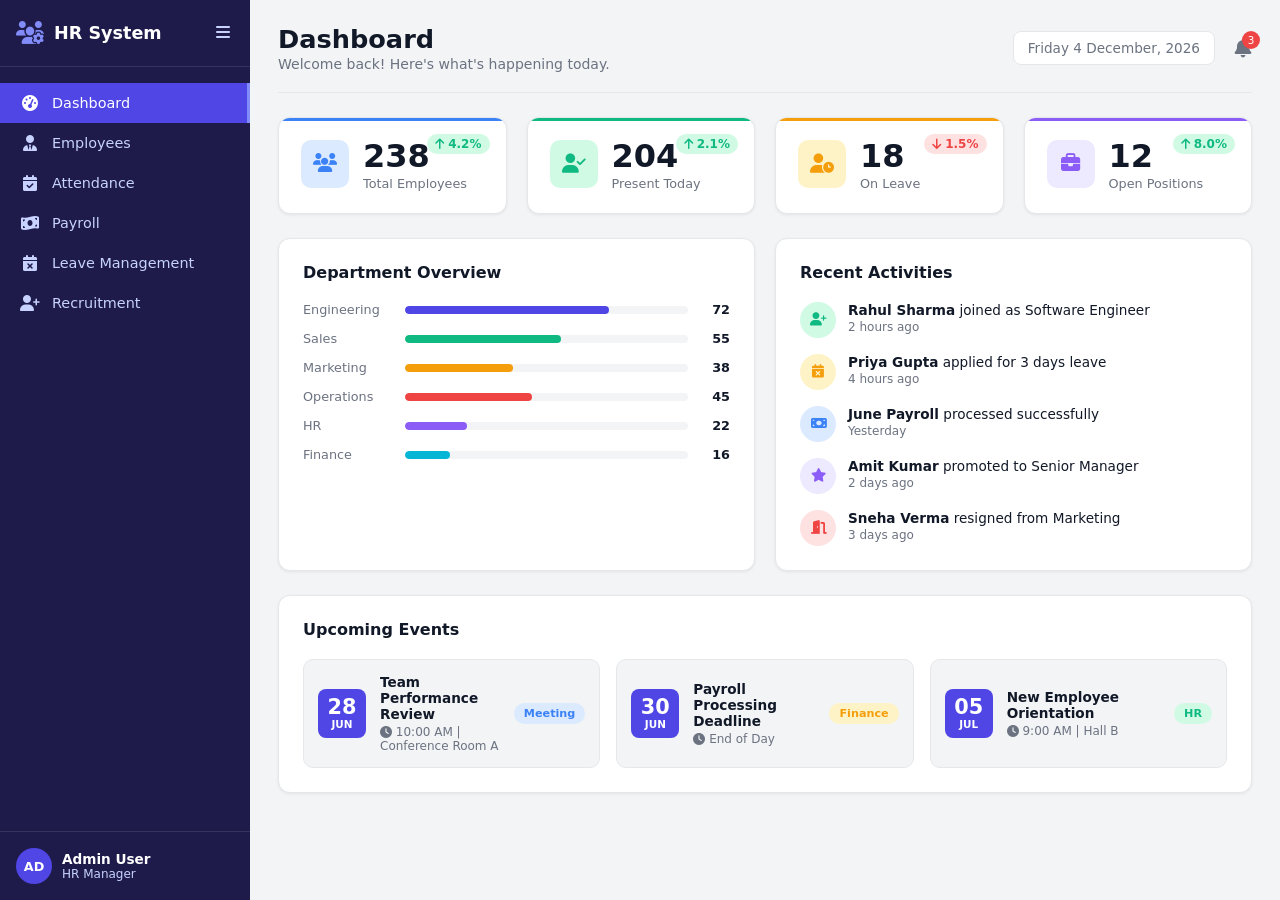
<file: index.html>
<!DOCTYPE html>
<html lang="hi">
<head>
  <meta charset="UTF-8">
  <meta name="viewport" content="width=device-width, initial-scale=1.0">
  <title>HR Management System</title>
  <link rel="stylesheet" href="css/style.css">
  <link rel="stylesheet" href="https://cdnjs.cloudflare.com/ajax/libs/font-awesome/6.4.0/css/all.min.css">
</head>
<body>
  <!-- Sidebar -->
  <div class="sidebar" id="sidebar">
    <div class="sidebar-header">
      <div class="logo">
        <i class="fas fa-users-cog"></i>
        <span>HR System</span>
      </div>
      <button class="toggle-btn" onclick="toggleSidebar()">
        <i class="fas fa-bars"></i>
      </button>
    </div>
    <nav class="sidebar-nav">
      <a href="index.html" class="nav-item active">
        <i class="fas fa-tachometer-alt"></i>
        <span>Dashboard</span>
      </a>
      <a href="pages/employees.html" class="nav-item">
        <i class="fas fa-user-tie"></i>
        <span>Employees</span>
      </a>
      <a href="pages/attendance.html" class="nav-item">
        <i class="fas fa-calendar-check"></i>
        <span>Attendance</span>
      </a>
      <a href="pages/payroll.html" class="nav-item">
        <i class="fas fa-money-bill-wave"></i>
        <span>Payroll</span>
      </a>
      <a href="pages/leave.html" class="nav-item">
        <i class="fas fa-calendar-times"></i>
        <span>Leave Management</span>
      </a>
      <a href="pages/recruitment.html" class="nav-item">
        <i class="fas fa-user-plus"></i>
        <span>Recruitment</span>
      </a>
    </nav>
    <div class="sidebar-footer">
      <div class="user-info">
        <div class="avatar">AD</div>
        <div>
          <div class="user-name">Admin User</div>
          <div class="user-role">HR Manager</div>
        </div>
      </div>
    </div>
  </div>

  <!-- Main Content -->
  <div class="main-content" id="mainContent">
    <header class="topbar">
      <div class="page-title">
        <h1>Dashboard</h1>
        <p>Welcome back! Here's what's happening today.</p>
      </div>
      <div class="topbar-right">
        <div class="date-display" id="currentDate"></div>
        <div class="notification-bell">
          <i class="fas fa-bell"></i>
          <span class="badge">3</span>
        </div>
      </div>
    </header>

    <!-- Stats Cards -->
    <section class="stats-grid">
      <div class="stat-card blue">
        <div class="stat-icon"><i class="fas fa-users"></i></div>
        <div class="stat-info">
          <div class="stat-number" data-target="248">0</div>
          <div class="stat-label">Total Employees</div>
        </div>
        <div class="stat-trend up"><i class="fas fa-arrow-up"></i> 4.2%</div>
      </div>
      <div class="stat-card green">
        <div class="stat-icon"><i class="fas fa-user-check"></i></div>
        <div class="stat-info">
          <div class="stat-number" data-target="213">0</div>
          <div class="stat-label">Present Today</div>
        </div>
        <div class="stat-trend up"><i class="fas fa-arrow-up"></i> 2.1%</div>
      </div>
      <div class="stat-card orange">
        <div class="stat-icon"><i class="fas fa-user-clock"></i></div>
        <div class="stat-info">
          <div class="stat-number" data-target="18">0</div>
          <div class="stat-label">On Leave</div>
        </div>
        <div class="stat-trend down"><i class="fas fa-arrow-down"></i> 1.5%</div>
      </div>
      <div class="stat-card purple">
        <div class="stat-icon"><i class="fas fa-briefcase"></i></div>
        <div class="stat-info">
          <div class="stat-number" data-target="12">0</div>
          <div class="stat-label">Open Positions</div>
        </div>
        <div class="stat-trend up"><i class="fas fa-arrow-up"></i> 8.0%</div>
      </div>
    </section>

    <!-- Charts & Tables Row -->
    <section class="dashboard-row">
      <!-- Department Chart -->
      <div class="card chart-card">
        <div class="card-header">
          <h2>Department Overview</h2>
        </div>
        <div class="dept-bars">
          <div class="dept-bar-item">
            <span class="dept-name">Engineering</span>
            <div class="bar-track"><div class="bar-fill" style="width:72%; background:#4f46e5"></div></div>
            <span class="dept-count">72</span>
          </div>
          <div class="dept-bar-item">
            <span class="dept-name">Sales</span>
            <div class="bar-track"><div class="bar-fill" style="width:55%; background:#10b981"></div></div>
            <span class="dept-count">55</span>
          </div>
          <div class="dept-bar-item">
            <span class="dept-name">Marketing</span>
            <div class="bar-track"><div class="bar-fill" style="width:38%; background:#f59e0b"></div></div>
            <span class="dept-count">38</span>
          </div>
          <div class="dept-bar-item">
            <span class="dept-name">Operations</span>
            <div class="bar-track"><div class="bar-fill" style="width:45%; background:#ef4444"></div></div>
            <span class="dept-count">45</span>
          </div>
          <div class="dept-bar-item">
            <span class="dept-name">HR</span>
            <div class="bar-track"><div class="bar-fill" style="width:22%; background:#8b5cf6"></div></div>
            <span class="dept-count">22</span>
          </div>
          <div class="dept-bar-item">
            <span class="dept-name">Finance</span>
            <div class="bar-track"><div class="bar-fill" style="width:16%; background:#06b6d4"></div></div>
            <span class="dept-count">16</span>
          </div>
        </div>
      </div>

      <!-- Recent Activities -->
      <div class="card activity-card">
        <div class="card-header">
          <h2>Recent Activities</h2>
        </div>
        <ul class="activity-list">
          <li class="activity-item">
            <div class="activity-icon green"><i class="fas fa-user-plus"></i></div>
            <div class="activity-detail">
              <strong>Rahul Sharma</strong> joined as Software Engineer
              <div class="activity-time">2 hours ago</div>
            </div>
          </li>
          <li class="activity-item">
            <div class="activity-icon orange"><i class="fas fa-calendar-times"></i></div>
            <div class="activity-detail">
              <strong>Priya Gupta</strong> applied for 3 days leave
              <div class="activity-time">4 hours ago</div>
            </div>
          </li>
          <li class="activity-item">
            <div class="activity-icon blue"><i class="fas fa-money-bill"></i></div>
            <div class="activity-detail">
              <strong>June Payroll</strong> processed successfully
              <div class="activity-time">Yesterday</div>
            </div>
          </li>
          <li class="activity-item">
            <div class="activity-icon purple"><i class="fas fa-star"></i></div>
            <div class="activity-detail">
              <strong>Amit Kumar</strong> promoted to Senior Manager
              <div class="activity-time">2 days ago</div>
            </div>
          </li>
          <li class="activity-item">
            <div class="activity-icon red"><i class="fas fa-door-open"></i></div>
            <div class="activity-detail">
              <strong>Sneha Verma</strong> resigned from Marketing
              <div class="activity-time">3 days ago</div>
            </div>
          </li>
        </ul>
      </div>
    </section>

    <!-- Upcoming Events -->
    <section class="card upcoming-events">
      <div class="card-header">
        <h2>Upcoming Events</h2>
      </div>
      <div class="events-grid">
        <div class="event-item">
          <div class="event-date">
            <span class="event-day">28</span>
            <span class="event-month">Jun</span>
          </div>
          <div class="event-info">
            <h4>Team Performance Review</h4>
            <p><i class="fas fa-clock"></i> 10:00 AM | Conference Room A</p>
          </div>
          <span class="event-tag blue">Meeting</span>
        </div>
        <div class="event-item">
          <div class="event-date">
            <span class="event-day">30</span>
            <span class="event-month">Jun</span>
          </div>
          <div class="event-info">
            <h4>Payroll Processing Deadline</h4>
            <p><i class="fas fa-clock"></i> End of Day</p>
          </div>
          <span class="event-tag orange">Finance</span>
        </div>
        <div class="event-item">
          <div class="event-date">
            <span class="event-day">05</span>
            <span class="event-month">Jul</span>
          </div>
          <div class="event-info">
            <h4>New Employee Orientation</h4>
            <p><i class="fas fa-clock"></i> 9:00 AM | Hall B</p>
          </div>
          <span class="event-tag green">HR</span>
        </div>
      </div>
    </section>
  </div>

  <script src="js/main.js"></script>
</body>
</html>
</file>
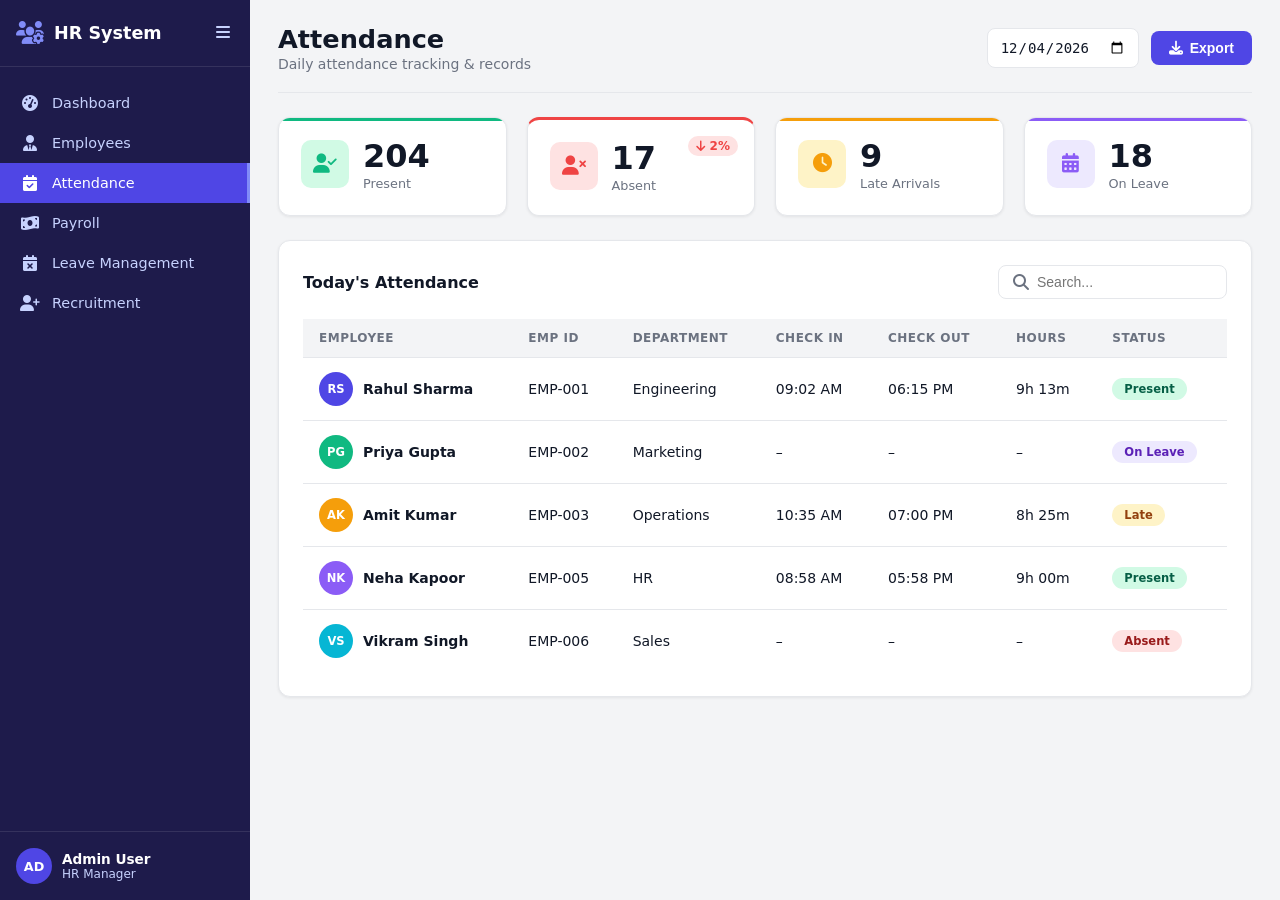
<file: pages/attendance.html>
<!DOCTYPE html>
<html lang="en">
<head>
  <meta charset="UTF-8">
  <meta name="viewport" content="width=device-width, initial-scale=1.0">
  <title>Attendance – HR System</title>
  <link rel="stylesheet" href="../css/style.css">
  <link rel="stylesheet" href="https://cdnjs.cloudflare.com/ajax/libs/font-awesome/6.4.0/css/all.min.css">
</head>
<body>
  <div class="sidebar" id="sidebar">
    <div class="sidebar-header">
      <div class="logo"><i class="fas fa-users-cog"></i><span>HR System</span></div>
      <button class="toggle-btn" onclick="toggleSidebar()"><i class="fas fa-bars"></i></button>
    </div>
    <nav class="sidebar-nav">
      <a href="../index.html" class="nav-item"><i class="fas fa-tachometer-alt"></i><span>Dashboard</span></a>
      <a href="employees.html" class="nav-item"><i class="fas fa-user-tie"></i><span>Employees</span></a>
      <a href="attendance.html" class="nav-item active"><i class="fas fa-calendar-check"></i><span>Attendance</span></a>
      <a href="payroll.html" class="nav-item"><i class="fas fa-money-bill-wave"></i><span>Payroll</span></a>
      <a href="leave.html" class="nav-item"><i class="fas fa-calendar-times"></i><span>Leave Management</span></a>
      <a href="recruitment.html" class="nav-item"><i class="fas fa-user-plus"></i><span>Recruitment</span></a>
    </nav>
    <div class="sidebar-footer">
      <div class="user-info">
        <div class="avatar">AD</div>
        <div><div class="user-name">Admin User</div><div class="user-role">HR Manager</div></div>
      </div>
    </div>
  </div>

  <div class="main-content">
    <header class="topbar">
      <div class="page-title">
        <h1>Attendance</h1>
        <p>Daily attendance tracking &amp; records</p>
      </div>
      <div class="page-actions">
        <input type="date" class="form-control" style="width:auto" id="attDate">
        <button class="btn btn-primary"><i class="fas fa-download"></i> Export</button>
      </div>
    </header>

    <section class="stats-grid">
      <div class="stat-card green"><div class="stat-icon"><i class="fas fa-user-check"></i></div><div class="stat-info"><div class="stat-number" data-target="213">0</div><div class="stat-label">Present</div></div></div>
      <div class="stat-card" style="border-top:3px solid #ef4444"><div class="stat-icon" style="background:#fee2e2;color:#ef4444"><i class="fas fa-user-times"></i></div><div class="stat-info"><div class="stat-number" data-target="17">0</div><div class="stat-label">Absent</div></div><div class="stat-trend down"><i class="fas fa-arrow-down"></i> 2%</div></div>
      <div class="stat-card orange"><div class="stat-icon"><i class="fas fa-clock"></i></div><div class="stat-info"><div class="stat-number" data-target="9">0</div><div class="stat-label">Late Arrivals</div></div></div>
      <div class="stat-card purple"><div class="stat-icon"><i class="fas fa-calendar-alt"></i></div><div class="stat-info"><div class="stat-number" data-target="18">0</div><div class="stat-label">On Leave</div></div></div>
    </section>

    <div class="card">
      <div class="card-header">
        <h2>Today's Attendance</h2>
        <div class="search-bar">
          <i class="fas fa-search"></i>
          <input type="text" id="attSearch" placeholder="Search...">
        </div>
      </div>
      <div class="table-container">
        <table id="attTable">
          <thead>
            <tr><th>Employee</th><th>Emp ID</th><th>Department</th><th>Check In</th><th>Check Out</th><th>Hours</th><th>Status</th></tr>
          </thead>
          <tbody id="attTableBody"></tbody>
        </table>
      </div>
    </div>
  </div>

  <script src="../js/main.js"></script>
  <script>
    const attendance = [
      { name:'Rahul Sharma', initials:'RS', color:'#4f46e5', empId:'EMP-001', dept:'Engineering', checkIn:'09:02 AM', checkOut:'06:15 PM', hours:'9h 13m', status:'present', statusLabel:'Present' },
      { name:'Priya Gupta', initials:'PG', color:'#10b981', empId:'EMP-002', dept:'Marketing', checkIn:'–', checkOut:'–', hours:'–', status:'leave', statusLabel:'On Leave' },
      { name:'Amit Kumar', initials:'AK', color:'#f59e0b', empId:'EMP-003', dept:'Operations', checkIn:'10:35 AM', checkOut:'07:00 PM', hours:'8h 25m', status:'late', statusLabel:'Late' },
      { name:'Neha Kapoor', initials:'NK', color:'#8b5cf6', empId:'EMP-005', dept:'HR', checkIn:'08:58 AM', checkOut:'05:58 PM', hours:'9h 00m', status:'present', statusLabel:'Present' },
      { name:'Vikram Singh', initials:'VS', color:'#06b6d4', empId:'EMP-006', dept:'Sales', checkIn:'–', checkOut:'–', hours:'–', status:'absent', statusLabel:'Absent' },
    ];

    function renderAttendance(data) {
      document.getElementById('attTableBody').innerHTML = (data || attendance).map(e => `
        <tr>
          <td><div class="emp-cell">
            <div class="emp-avatar" style="background:${e.color}">${e.initials}</div>
            <div class="emp-name">${e.name}</div>
          </div></td>
          <td>${e.empId}</td>
          <td>${e.dept}</td>
          <td>${e.checkIn}</td>
          <td>${e.checkOut}</td>
          <td>${e.hours}</td>
          <td><span class="badge-status ${e.status}">${e.statusLabel}</span></td>
        </tr>`).join('');
    }

    document.getElementById('attSearch').addEventListener('input', function() {
      const q = this.value.toLowerCase();
      renderAttendance(attendance.filter(e =>
        e.name.toLowerCase().includes(q) ||
        e.empId.toLowerCase().includes(q) ||
        e.dept.toLowerCase().includes(q) ||
        e.statusLabel.toLowerCase().includes(q)
      ));
    });

    document.getElementById('attDate').valueAsDate = new Date();
    renderAttendance();
  </script>
</body>
</html>
</file>
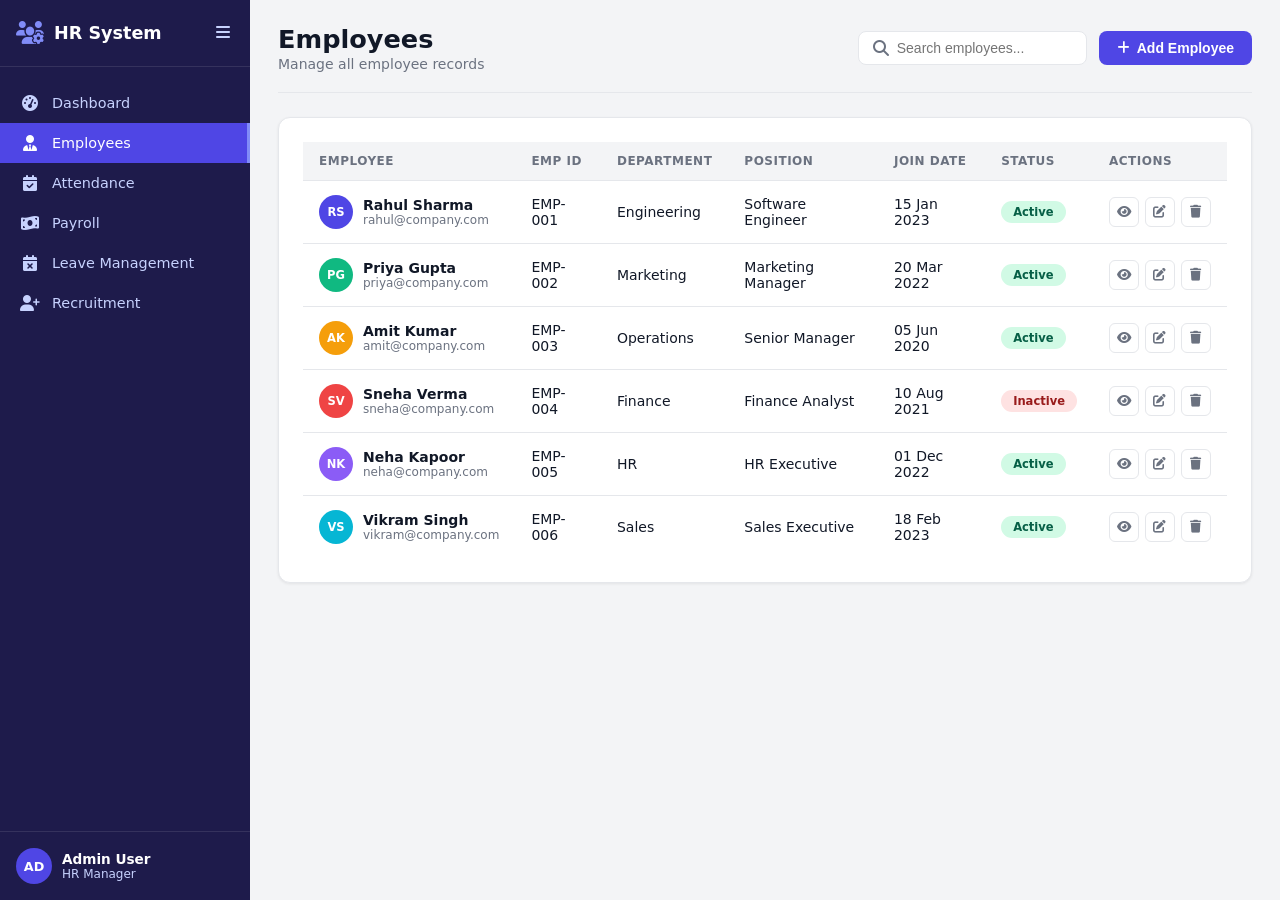
<file: pages/employees.html>
<!DOCTYPE html>
<html lang="en">
<head>
  <meta charset="UTF-8">
  <meta name="viewport" content="width=device-width, initial-scale=1.0">
  <title>Employees – HR System</title>
  <link rel="stylesheet" href="../css/style.css">
  <link rel="stylesheet" href="https://cdnjs.cloudflare.com/ajax/libs/font-awesome/6.4.0/css/all.min.css">
</head>
<body>
  <div class="sidebar" id="sidebar">
    <div class="sidebar-header">
      <div class="logo"><i class="fas fa-users-cog"></i><span>HR System</span></div>
      <button class="toggle-btn" onclick="toggleSidebar()"><i class="fas fa-bars"></i></button>
    </div>
    <nav class="sidebar-nav">
      <a href="../index.html" class="nav-item"><i class="fas fa-tachometer-alt"></i><span>Dashboard</span></a>
      <a href="employees.html" class="nav-item active"><i class="fas fa-user-tie"></i><span>Employees</span></a>
      <a href="attendance.html" class="nav-item"><i class="fas fa-calendar-check"></i><span>Attendance</span></a>
      <a href="payroll.html" class="nav-item"><i class="fas fa-money-bill-wave"></i><span>Payroll</span></a>
      <a href="leave.html" class="nav-item"><i class="fas fa-calendar-times"></i><span>Leave Management</span></a>
      <a href="recruitment.html" class="nav-item"><i class="fas fa-user-plus"></i><span>Recruitment</span></a>
    </nav>
    <div class="sidebar-footer">
      <div class="user-info">
        <div class="avatar">AD</div>
        <div><div class="user-name">Admin User</div><div class="user-role">HR Manager</div></div>
      </div>
    </div>
  </div>

  <div class="main-content" id="mainContent">
    <header class="topbar">
      <div class="page-title">
        <h1>Employees</h1>
        <p>Manage all employee records</p>
      </div>
      <div class="page-actions">
        <div class="search-bar">
          <i class="fas fa-search"></i>
          <input type="text" id="empSearch" placeholder="Search employees...">
        </div>
        <button class="btn btn-primary" onclick="openAddModal()">
          <i class="fas fa-plus"></i> Add Employee
        </button>
      </div>
    </header>

    <div class="card">
      <div class="table-container">
        <table id="empTable">
          <thead>
            <tr>
              <th>Employee</th>
              <th>Emp ID</th>
              <th>Department</th>
              <th>Position</th>
              <th>Join Date</th>
              <th>Status</th>
              <th>Actions</th>
            </tr>
          </thead>
          <tbody id="empTableBody"></tbody>
        </table>
      </div>
    </div>
  </div>

  <!-- View Modal -->
  <div class="modal-overlay" id="viewModal">
    <div class="modal">
      <div class="modal-header">
        <h3>Employee Details</h3>
        <button class="close-btn" onclick="closeModal('viewModal')"><i class="fas fa-times"></i></button>
      </div>
      <div id="viewContent"></div>
      <div class="modal-footer">
        <button class="btn btn-outline" onclick="closeModal('viewModal')">Close</button>
      </div>
    </div>
  </div>

  <!-- Add/Edit Modal -->
  <div class="modal-overlay" id="empModal">
    <div class="modal">
      <div class="modal-header">
        <h3 id="modalTitle">Add New Employee</h3>
        <button class="close-btn" onclick="closeModal('empModal')"><i class="fas fa-times"></i></button>
      </div>
      <div class="form-grid">
        <div class="form-group">
          <label>First Name *</label>
          <input class="form-control" id="fFirstName" type="text" placeholder="First Name">
        </div>
        <div class="form-group">
          <label>Last Name *</label>
          <input class="form-control" id="fLastName" type="text" placeholder="Last Name">
        </div>
        <div class="form-group">
          <label>Email *</label>
          <input class="form-control" id="fEmail" type="email" placeholder="Email Address">
        </div>
        <div class="form-group">
          <label>Phone</label>
          <input class="form-control" id="fPhone" type="tel" placeholder="Phone Number">
        </div>
        <div class="form-group">
          <label>Department *</label>
          <select class="form-control" id="fDept">
            <option value="">Select Department</option>
            <option>Engineering</option>
            <option>Marketing</option>
            <option>Sales</option>
            <option>Operations</option>
            <option>HR</option>
            <option>Finance</option>
          </select>
        </div>
        <div class="form-group">
          <label>Position *</label>
          <input class="form-control" id="fPosition" type="text" placeholder="Job Title">
        </div>
        <div class="form-group">
          <label>Join Date</label>
          <input class="form-control" id="fJoinDate" type="date">
        </div>
        <div class="form-group">
          <label>Salary (₹)</label>
          <input class="form-control" id="fSalary" type="number" placeholder="Monthly Salary">
        </div>
        <div class="form-group">
          <label>Status</label>
          <select class="form-control" id="fStatus">
            <option value="active">Active</option>
            <option value="inactive">Inactive</option>
          </select>
        </div>
      </div>
      <div class="modal-footer">
        <button class="btn btn-outline" onclick="closeModal('empModal')">Cancel</button>
        <button class="btn btn-primary" id="saveBtn" onclick="saveEmployee()">
          <i class="fas fa-check"></i> Save
        </button>
      </div>
    </div>
  </div>

  <!-- Delete Confirm Modal -->
  <div class="modal-overlay" id="deleteModal">
    <div class="modal" style="max-width:400px">
      <div class="modal-header">
        <h3>Delete Employee</h3>
        <button class="close-btn" onclick="closeModal('deleteModal')"><i class="fas fa-times"></i></button>
      </div>
      <p style="color:var(--text-muted);margin-bottom:8px">Kya aap sure hain? Ye action undo nahi hogi.</p>
      <p id="deleteEmpName" style="font-weight:700;font-size:1rem"></p>
      <div class="modal-footer">
        <button class="btn btn-outline" onclick="closeModal('deleteModal')">Cancel</button>
        <button class="btn btn-danger" onclick="confirmDelete()"><i class="fas fa-trash"></i> Delete</button>
      </div>
    </div>
  </div>

  <script src="../js/main.js"></script>
  <script>
    let employees = [
      { id:1, empId:'EMP-001', firstName:'Rahul', lastName:'Sharma', email:'rahul@company.com', phone:'9876543210', dept:'Engineering', position:'Software Engineer', joinDate:'2023-01-15', salary:'85000', status:'active', color:'#4f46e5' },
      { id:2, empId:'EMP-002', firstName:'Priya', lastName:'Gupta', email:'priya@company.com', phone:'9876543211', dept:'Marketing', position:'Marketing Manager', joinDate:'2022-03-20', salary:'70000', status:'active', color:'#10b981' },
      { id:3, empId:'EMP-003', firstName:'Amit', lastName:'Kumar', email:'amit@company.com', phone:'9876543212', dept:'Operations', position:'Senior Manager', joinDate:'2020-06-05', salary:'120000', status:'active', color:'#f59e0b' },
      { id:4, empId:'EMP-004', firstName:'Sneha', lastName:'Verma', email:'sneha@company.com', phone:'9876543213', dept:'Finance', position:'Finance Analyst', joinDate:'2021-08-10', salary:'60000', status:'inactive', color:'#ef4444' },
      { id:5, empId:'EMP-005', firstName:'Neha', lastName:'Kapoor', email:'neha@company.com', phone:'9876543214', dept:'HR', position:'HR Executive', joinDate:'2022-12-01', salary:'55000', status:'active', color:'#8b5cf6' },
      { id:6, empId:'EMP-006', firstName:'Vikram', lastName:'Singh', email:'vikram@company.com', phone:'9876543215', dept:'Sales', position:'Sales Executive', joinDate:'2023-02-18', salary:'50000', status:'active', color:'#06b6d4' },
    ];

    let editingId = null;
    let deletingId = null;

    function initials(e) { return (e.firstName[0] + e.lastName[0]).toUpperCase(); }
    function formatDate(d) {
      if (!d) return '–';
      return new Date(d).toLocaleDateString('en-IN', { day:'2-digit', month:'short', year:'numeric' });
    }

    function renderTable(data) {
      const tbody = document.getElementById('empTableBody');
      if (!data) data = employees;
      tbody.innerHTML = data.map(e => `
        <tr>
          <td><div class="emp-cell">
            <div class="emp-avatar" style="background:${e.color}">${initials(e)}</div>
            <div><div class="emp-name">${e.firstName} ${e.lastName}</div><div class="emp-id">${e.email}</div></div>
          </div></td>
          <td>${e.empId}</td>
          <td>${e.dept}</td>
          <td>${e.position}</td>
          <td>${formatDate(e.joinDate)}</td>
          <td><span class="badge-status ${e.status}">${e.status === 'active' ? 'Active' : 'Inactive'}</span></td>
          <td><div class="action-btns">
            <button class="icon-btn" title="View" onclick="viewEmployee(${e.id})"><i class="fas fa-eye"></i></button>
            <button class="icon-btn" title="Edit" onclick="editEmployee(${e.id})"><i class="fas fa-edit"></i></button>
            <button class="icon-btn danger" title="Delete" onclick="deleteEmployee(${e.id})"><i class="fas fa-trash"></i></button>
          </div></td>
        </tr>
      `).join('');
    }

    function viewEmployee(id) {
      const e = employees.find(x => x.id === id);
      document.getElementById('viewContent').innerHTML = `
        <div style="display:flex;align-items:center;gap:16px;margin-bottom:20px;padding:16px;background:var(--bg);border-radius:10px">
          <div class="emp-avatar" style="background:${e.color};width:56px;height:56px;font-size:1.2rem">${initials(e)}</div>
          <div>
            <div style="font-size:1.2rem;font-weight:800">${e.firstName} ${e.lastName}</div>
            <div style="color:var(--text-muted);font-size:0.85rem">${e.position} · ${e.dept}</div>
          </div>
          <span class="badge-status ${e.status}" style="margin-left:auto">${e.status === 'active' ? 'Active' : 'Inactive'}</span>
        </div>
        <div style="display:grid;grid-template-columns:1fr 1fr;gap:12px">
          ${detail('Employee ID', e.empId)}
          ${detail('Email', e.email)}
          ${detail('Phone', e.phone || '–')}
          ${detail('Department', e.dept)}
          ${detail('Join Date', formatDate(e.joinDate))}
          ${detail('Salary', e.salary ? '₹' + Number(e.salary).toLocaleString('en-IN') : '–')}
        </div>`;
      openModal('viewModal');
    }

    function detail(label, val) {
      return `<div style="background:var(--bg);padding:12px;border-radius:8px">
        <div style="font-size:0.72rem;color:var(--text-muted);font-weight:600;text-transform:uppercase;margin-bottom:4px">${label}</div>
        <div style="font-weight:600">${val}</div>
      </div>`;
    }

    function openAddModal() {
      editingId = null;
      document.getElementById('modalTitle').textContent = 'Add New Employee';
      document.getElementById('saveBtn').innerHTML = '<i class="fas fa-check"></i> Add Employee';
      clearForm();
      openModal('empModal');
    }

    function editEmployee(id) {
      const e = employees.find(x => x.id === id);
      editingId = id;
      document.getElementById('modalTitle').textContent = 'Edit Employee';
      document.getElementById('saveBtn').innerHTML = '<i class="fas fa-check"></i> Save Changes';
      document.getElementById('fFirstName').value = e.firstName;
      document.getElementById('fLastName').value = e.lastName;
      document.getElementById('fEmail').value = e.email;
      document.getElementById('fPhone').value = e.phone || '';
      document.getElementById('fDept').value = e.dept;
      document.getElementById('fPosition').value = e.position;
      document.getElementById('fJoinDate').value = e.joinDate;
      document.getElementById('fSalary').value = e.salary || '';
      document.getElementById('fStatus').value = e.status;
      openModal('empModal');
    }

    function saveEmployee() {
      const firstName = document.getElementById('fFirstName').value.trim();
      const lastName  = document.getElementById('fLastName').value.trim();
      const email     = document.getElementById('fEmail').value.trim();
      const dept      = document.getElementById('fDept').value;
      if (!firstName || !lastName || !email || !dept) {
        showToast('Sabhi required fields fill karo!', 'error'); return;
      }
      const data = {
        firstName, lastName, email,
        phone:    document.getElementById('fPhone').value.trim(),
        dept,
        position: document.getElementById('fPosition').value.trim(),
        joinDate: document.getElementById('fJoinDate').value,
        salary:   document.getElementById('fSalary').value,
        status:   document.getElementById('fStatus').value,
      };
      const colors = ['#4f46e5','#10b981','#f59e0b','#ef4444','#8b5cf6','#06b6d4','#ec4899','#14b8a6'];
      if (editingId) {
        const idx = employees.findIndex(x => x.id === editingId);
        employees[idx] = { ...employees[idx], ...data };
        showToast('Employee updated successfully! ✓');
      } else {
        const newId = employees.length + 1;
        employees.push({ id: newId, empId: 'EMP-' + String(newId).padStart(3,'0'), color: colors[newId % colors.length], ...data });
        showToast('Employee added successfully! ✓');
      }
      renderTable();
      closeModal('empModal');
    }

    function deleteEmployee(id) {
      const e = employees.find(x => x.id === id);
      deletingId = id;
      document.getElementById('deleteEmpName').textContent = e.firstName + ' ' + e.lastName;
      openModal('deleteModal');
    }

    function confirmDelete() {
      employees = employees.filter(x => x.id !== deletingId);
      renderTable();
      closeModal('deleteModal');
      showToast('Employee deleted.', 'error');
    }

    function clearForm() {
      ['fFirstName','fLastName','fEmail','fPhone','fDept','fPosition','fJoinDate','fSalary'].forEach(id => {
        document.getElementById(id).value = '';
      });
      document.getElementById('fStatus').value = 'active';
    }

    document.getElementById('empSearch').addEventListener('input', function() {
      const q = this.value.toLowerCase();
      renderTable(employees.filter(e =>
        (e.firstName+' '+e.lastName).toLowerCase().includes(q) ||
        e.empId.toLowerCase().includes(q) ||
        e.dept.toLowerCase().includes(q) ||
        e.position.toLowerCase().includes(q)
      ));
    });

    renderTable();
  </script>
</body>
</html>
</file>
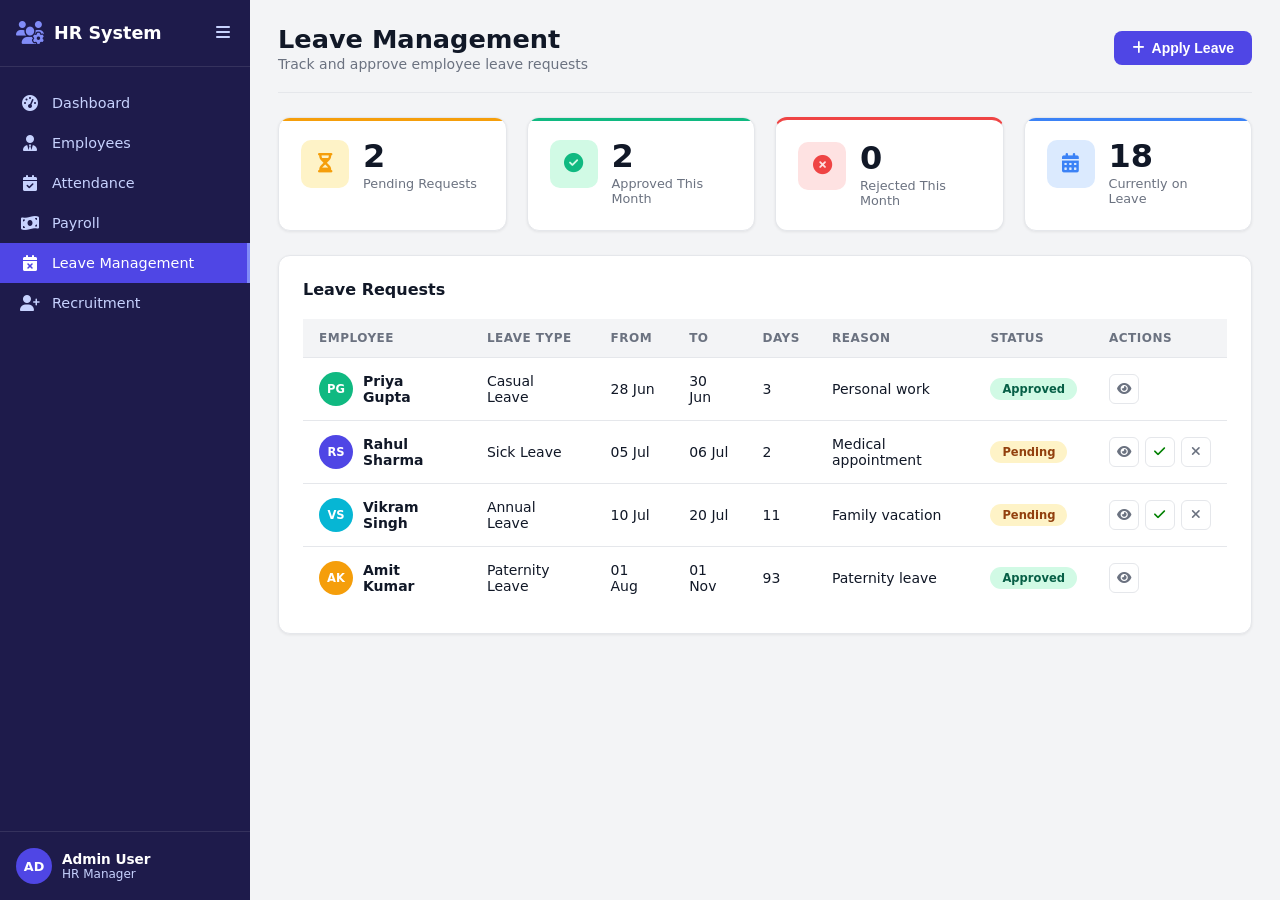
<file: pages/leave.html>
<!DOCTYPE html>
<html lang="en">
<head>
  <meta charset="UTF-8">
  <meta name="viewport" content="width=device-width, initial-scale=1.0">
  <title>Leave Management – HR System</title>
  <link rel="stylesheet" href="../css/style.css">
  <link rel="stylesheet" href="https://cdnjs.cloudflare.com/ajax/libs/font-awesome/6.4.0/css/all.min.css">
</head>
<body>
  <div class="sidebar" id="sidebar">
    <div class="sidebar-header">
      <div class="logo"><i class="fas fa-users-cog"></i><span>HR System</span></div>
      <button class="toggle-btn" onclick="toggleSidebar()"><i class="fas fa-bars"></i></button>
    </div>
    <nav class="sidebar-nav">
      <a href="../index.html" class="nav-item"><i class="fas fa-tachometer-alt"></i><span>Dashboard</span></a>
      <a href="employees.html" class="nav-item"><i class="fas fa-user-tie"></i><span>Employees</span></a>
      <a href="attendance.html" class="nav-item"><i class="fas fa-calendar-check"></i><span>Attendance</span></a>
      <a href="payroll.html" class="nav-item"><i class="fas fa-money-bill-wave"></i><span>Payroll</span></a>
      <a href="leave.html" class="nav-item active"><i class="fas fa-calendar-times"></i><span>Leave Management</span></a>
      <a href="recruitment.html" class="nav-item"><i class="fas fa-user-plus"></i><span>Recruitment</span></a>
    </nav>
    <div class="sidebar-footer">
      <div class="user-info">
        <div class="avatar">AD</div>
        <div><div class="user-name">Admin User</div><div class="user-role">HR Manager</div></div>
      </div>
    </div>
  </div>

  <div class="main-content">
    <header class="topbar">
      <div class="page-title"><h1>Leave Management</h1><p>Track and approve employee leave requests</p></div>
      <div class="page-actions">
        <button class="btn btn-primary" onclick="openModal('leaveModal')"><i class="fas fa-plus"></i> Apply Leave</button>
      </div>
    </header>

    <section class="stats-grid">
      <div class="stat-card orange"><div class="stat-icon"><i class="fas fa-hourglass-half"></i></div><div class="stat-info"><div class="stat-number" id="statPending">0</div><div class="stat-label">Pending Requests</div></div></div>
      <div class="stat-card green"><div class="stat-icon"><i class="fas fa-check-circle"></i></div><div class="stat-info"><div class="stat-number" id="statApproved">0</div><div class="stat-label">Approved This Month</div></div></div>
      <div class="stat-card" style="border-top:3px solid #ef4444"><div class="stat-icon" style="background:#fee2e2;color:#ef4444"><i class="fas fa-times-circle"></i></div><div class="stat-info"><div class="stat-number" id="statRejected">0</div><div class="stat-label">Rejected This Month</div></div></div>
      <div class="stat-card blue"><div class="stat-icon"><i class="fas fa-calendar-alt"></i></div><div class="stat-info"><div class="stat-number" data-target="18">0</div><div class="stat-label">Currently on Leave</div></div></div>
    </section>

    <div class="card">
      <div class="card-header"><h2>Leave Requests</h2></div>
      <div class="table-container">
        <table>
          <thead>
            <tr><th>Employee</th><th>Leave Type</th><th>From</th><th>To</th><th>Days</th><th>Reason</th><th>Status</th><th>Actions</th></tr>
          </thead>
          <tbody id="leaveTableBody"></tbody>
        </table>
      </div>
    </div>
  </div>

  <!-- View Leave Modal -->
  <div class="modal-overlay" id="viewLeaveModal">
    <div class="modal">
      <div class="modal-header">
        <h3>Leave Request Details</h3>
        <button class="close-btn" onclick="closeModal('viewLeaveModal')"><i class="fas fa-times"></i></button>
      </div>
      <div id="viewLeaveContent"></div>
      <div class="modal-footer">
        <button class="btn btn-outline" onclick="closeModal('viewLeaveModal')">Close</button>
        <button class="btn btn-danger" id="viewRejectBtn" onclick="rejectFromView()"><i class="fas fa-times"></i> Reject</button>
        <button class="btn btn-success" id="viewApproveBtn" onclick="approveFromView()"><i class="fas fa-check"></i> Approve</button>
      </div>
    </div>
  </div>

  <!-- Apply Leave Modal -->
  <div class="modal-overlay" id="leaveModal">
    <div class="modal">
      <div class="modal-header">
        <h3>Apply for Leave</h3>
        <button class="close-btn" onclick="closeModal('leaveModal')"><i class="fas fa-times"></i></button>
      </div>
      <div class="form-group">
        <label>Employee</label>
        <select class="form-control" id="lEmp">
          <option>Rahul Sharma</option><option>Priya Gupta</option><option>Amit Kumar</option><option>Neha Kapoor</option><option>Vikram Singh</option>
        </select>
      </div>
      <div class="form-group">
        <label>Leave Type</label>
        <select class="form-control" id="lType">
          <option>Casual Leave</option><option>Sick Leave</option><option>Annual Leave</option><option>Maternity/Paternity</option><option>Compensatory Off</option>
        </select>
      </div>
      <div class="form-grid">
        <div class="form-group"><label>From Date</label><input type="date" class="form-control" id="lFrom"></div>
        <div class="form-group"><label>To Date</label><input type="date" class="form-control" id="lTo"></div>
      </div>
      <div class="form-group">
        <label>Reason</label>
        <textarea class="form-control" id="lReason" rows="3" placeholder="Reason for leave..."></textarea>
      </div>
      <div class="modal-footer">
        <button class="btn btn-outline" onclick="closeModal('leaveModal')">Cancel</button>
        <button class="btn btn-primary" onclick="submitLeave()"><i class="fas fa-paper-plane"></i> Submit</button>
      </div>
    </div>
  </div>

  <script src="../js/main.js"></script>
  <script>
    let leaves = [
      { id:1, emp:'Priya Gupta', initials:'PG', color:'#10b981', type:'Casual Leave', from:'28 Jun', to:'30 Jun', days:3, reason:'Personal work', status:'approved' },
      { id:2, emp:'Rahul Sharma', initials:'RS', color:'#4f46e5', type:'Sick Leave', from:'05 Jul', to:'06 Jul', days:2, reason:'Medical appointment', status:'pending' },
      { id:3, emp:'Vikram Singh', initials:'VS', color:'#06b6d4', type:'Annual Leave', from:'10 Jul', to:'20 Jul', days:11, reason:'Family vacation', status:'pending' },
      { id:4, emp:'Amit Kumar', initials:'AK', color:'#f59e0b', type:'Paternity Leave', from:'01 Aug', to:'01 Nov', days:93, reason:'Paternity leave', status:'approved' },
    ];

    let viewingLeaveId = null;

    function updateStats() {
      document.getElementById('statPending').textContent = leaves.filter(l => l.status === 'pending').length;
      document.getElementById('statApproved').textContent = leaves.filter(l => l.status === 'approved').length;
      document.getElementById('statRejected').textContent = leaves.filter(l => l.status === 'rejected').length;
    }

    function renderLeaves() {
      const tbody = document.getElementById('leaveTableBody');
      tbody.innerHTML = leaves.map(l => {
        const isPending = l.status === 'pending';
        const actionBtns = isPending
          ? `<button class="icon-btn" title="View" onclick="viewLeave(${l.id})"><i class="fas fa-eye"></i></button>
             <button class="icon-btn" title="Approve" onclick="approveLeave(${l.id})" style="color:green"><i class="fas fa-check"></i></button>
             <button class="icon-btn danger" title="Reject" onclick="rejectLeave(${l.id})"><i class="fas fa-times"></i></button>`
          : `<button class="icon-btn" title="View" onclick="viewLeave(${l.id})"><i class="fas fa-eye"></i></button>`;
        return `<tr>
          <td><div class="emp-cell">
            <div class="emp-avatar" style="background:${l.color}">${l.initials}</div>
            <div class="emp-name">${l.emp}</div>
          </div></td>
          <td>${l.type}</td>
          <td>${l.from}</td>
          <td>${l.to}</td>
          <td>${l.days}</td>
          <td>${l.reason}</td>
          <td><span class="badge-status ${l.status}">${l.status.charAt(0).toUpperCase()+l.status.slice(1)}</span></td>
          <td><div class="action-btns">${actionBtns}</div></td>
        </tr>`;
      }).join('');
      updateStats();
    }

    function viewLeave(id) {
      const l = leaves.find(x => x.id === id);
      viewingLeaveId = id;
      const isPending = l.status === 'pending';
      document.getElementById('viewApproveBtn').style.display = isPending ? '' : 'none';
      document.getElementById('viewRejectBtn').style.display = isPending ? '' : 'none';
      document.getElementById('viewLeaveContent').innerHTML = `
        <div style="display:flex;align-items:center;gap:14px;padding:14px;background:var(--bg);border-radius:10px;margin-bottom:16px">
          <div class="emp-avatar" style="background:${l.color};width:50px;height:50px;font-size:1.1rem">${l.initials}</div>
          <div>
            <div style="font-weight:800;font-size:1rem">${l.emp}</div>
            <div style="color:var(--text-muted);font-size:0.85rem">${l.type}</div>
          </div>
          <span class="badge-status ${l.status}" style="margin-left:auto">${l.status.charAt(0).toUpperCase()+l.status.slice(1)}</span>
        </div>
        <div style="display:grid;grid-template-columns:1fr 1fr;gap:12px">
          ${dBox('From', l.from)}
          ${dBox('To', l.to)}
          ${dBox('Total Days', l.days + ' days')}
          ${dBox('Leave Type', l.type)}
        </div>
        <div style="margin-top:12px;background:var(--bg);padding:12px;border-radius:8px">
          <div style="font-size:0.72rem;color:var(--text-muted);font-weight:600;text-transform:uppercase;margin-bottom:4px">Reason</div>
          <div style="font-weight:600">${l.reason}</div>
        </div>`;
      openModal('viewLeaveModal');
    }

    function dBox(label, val) {
      return `<div style="background:var(--bg);padding:12px;border-radius:8px">
        <div style="font-size:0.72rem;color:var(--text-muted);font-weight:600;text-transform:uppercase;margin-bottom:4px">${label}</div>
        <div style="font-weight:600">${val}</div></div>`;
    }

    function approveLeave(id) {
      leaves.find(x => x.id === id).status = 'approved';
      renderLeaves();
      showToast('Leave approved! ✓');
    }

    function rejectLeave(id) {
      leaves.find(x => x.id === id).status = 'rejected';
      renderLeaves();
      showToast('Leave rejected.', 'error');
    }

    function approveFromView() {
      approveLeave(viewingLeaveId);
      closeModal('viewLeaveModal');
    }

    function rejectFromView() {
      rejectLeave(viewingLeaveId);
      closeModal('viewLeaveModal');
    }

    function submitLeave() {
      const emp = document.getElementById('lEmp').value;
      const type = document.getElementById('lType').value;
      const from = document.getElementById('lFrom').value;
      const to = document.getElementById('lTo').value;
      const reason = document.getElementById('lReason').value.trim();
      if (!from || !to) { showToast('Date select karo!', 'error'); return; }
      const initials = emp.split(' ').map(w=>w[0]).join('').toUpperCase();
      const colors = ['#4f46e5','#10b981','#f59e0b','#ef4444','#8b5cf6','#06b6d4'];
      const days = Math.ceil((new Date(to)-new Date(from))/(1000*60*60*24)) + 1;
      leaves.push({
        id: leaves.length+1, emp, initials, color: colors[leaves.length % colors.length],
        type, from, to, days, reason: reason || 'Not specified', status:'pending'
      });
      renderLeaves();
      closeModal('leaveModal');
      showToast('Leave request submitted! ✓');
    }

    renderLeaves();
  </script>
</body>
</html>
</file>
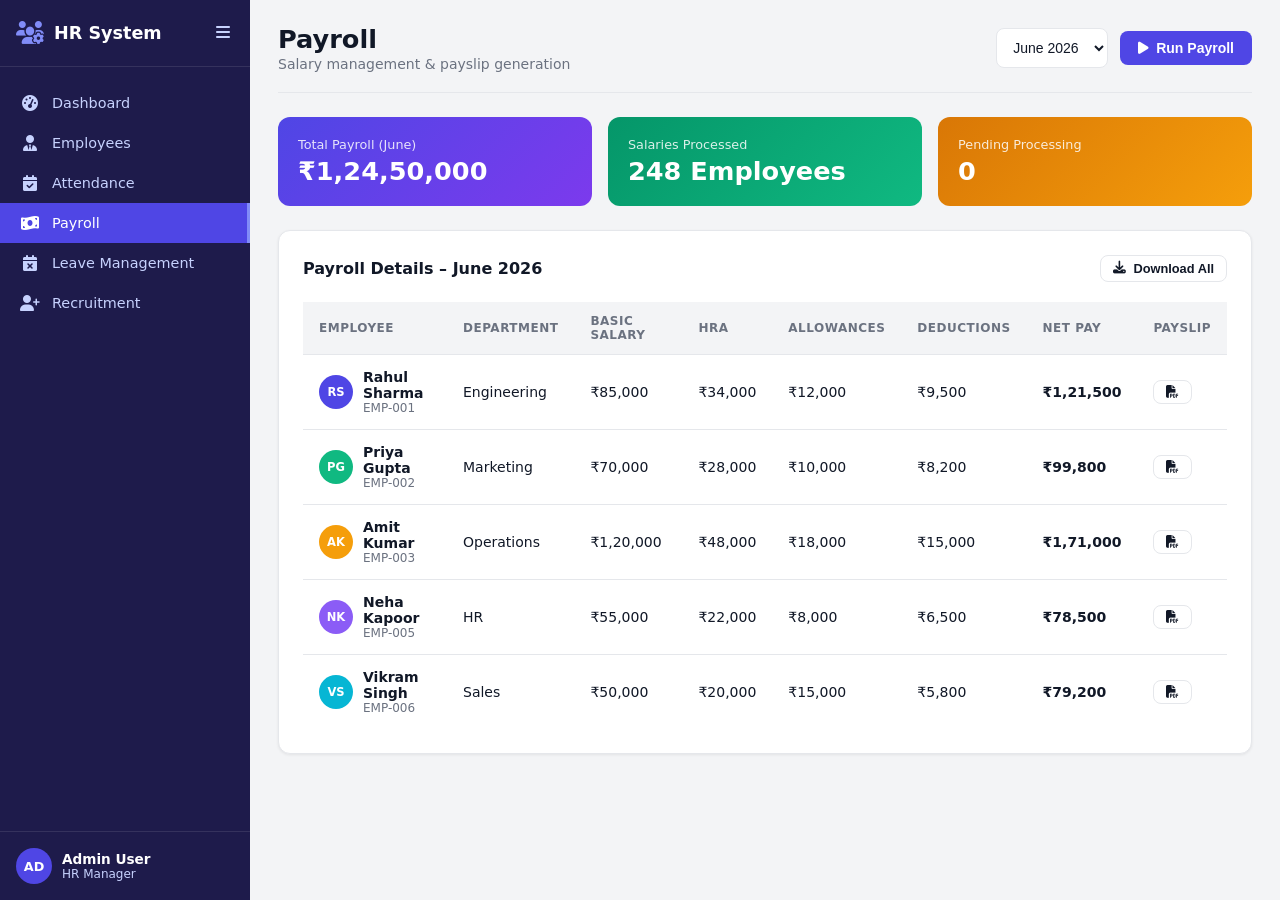
<file: pages/payroll.html>
<!DOCTYPE html>
<html lang="en">
<head>
  <meta charset="UTF-8">
  <meta name="viewport" content="width=device-width, initial-scale=1.0">
  <title>Payroll – HR System</title>
  <link rel="stylesheet" href="../css/style.css">
  <link rel="stylesheet" href="https://cdnjs.cloudflare.com/ajax/libs/font-awesome/6.4.0/css/all.min.css">
</head>
<body>
  <div class="sidebar" id="sidebar">
    <div class="sidebar-header">
      <div class="logo"><i class="fas fa-users-cog"></i><span>HR System</span></div>
      <button class="toggle-btn" onclick="toggleSidebar()"><i class="fas fa-bars"></i></button>
    </div>
    <nav class="sidebar-nav">
      <a href="../index.html" class="nav-item"><i class="fas fa-tachometer-alt"></i><span>Dashboard</span></a>
      <a href="employees.html" class="nav-item"><i class="fas fa-user-tie"></i><span>Employees</span></a>
      <a href="attendance.html" class="nav-item"><i class="fas fa-calendar-check"></i><span>Attendance</span></a>
      <a href="payroll.html" class="nav-item active"><i class="fas fa-money-bill-wave"></i><span>Payroll</span></a>
      <a href="leave.html" class="nav-item"><i class="fas fa-calendar-times"></i><span>Leave Management</span></a>
      <a href="recruitment.html" class="nav-item"><i class="fas fa-user-plus"></i><span>Recruitment</span></a>
    </nav>
    <div class="sidebar-footer">
      <div class="user-info">
        <div class="avatar">AD</div>
        <div><div class="user-name">Admin User</div><div class="user-role">HR Manager</div></div>
      </div>
    </div>
  </div>

  <div class="main-content">
    <header class="topbar">
      <div class="page-title">
        <h1>Payroll</h1>
        <p>Salary management &amp; payslip generation</p>
      </div>
      <div class="page-actions">
        <select class="form-control" style="width:auto">
          <option>June 2026</option>
          <option>May 2026</option>
          <option>April 2026</option>
        </select>
        <button class="btn btn-primary" onclick="showToast('Payroll processed successfully! ✓')">
          <i class="fas fa-play"></i> Run Payroll
        </button>
      </div>
    </header>

    <section class="payroll-summary">
      <div class="pay-stat">
        <div class="pay-stat-label">Total Payroll (June)</div>
        <div class="pay-stat-value">₹1,24,50,000</div>
      </div>
      <div class="pay-stat green-grad">
        <div class="pay-stat-label">Salaries Processed</div>
        <div class="pay-stat-value">248 Employees</div>
      </div>
      <div class="pay-stat orange-grad">
        <div class="pay-stat-label">Pending Processing</div>
        <div class="pay-stat-value">0</div>
      </div>
    </section>

    <div class="card">
      <div class="card-header">
        <h2>Payroll Details – June 2026</h2>
        <button class="btn btn-outline btn-sm"><i class="fas fa-download"></i> Download All</button>
      </div>
      <div class="table-container">
        <table>
          <thead>
            <tr><th>Employee</th><th>Department</th><th>Basic Salary</th><th>HRA</th><th>Allowances</th><th>Deductions</th><th>Net Pay</th><th>Payslip</th></tr>
          </thead>
          <tbody>
            <tr>
              <td><div class="emp-cell"><div class="emp-avatar" style="background:#4f46e5">RS</div><div><div class="emp-name">Rahul Sharma</div><div class="emp-id">EMP-001</div></div></div></td>
              <td>Engineering</td><td>₹85,000</td><td>₹34,000</td><td>₹12,000</td><td>₹9,500</td><td><strong>₹1,21,500</strong></td>
              <td><button class="btn btn-outline btn-sm" onclick="showToast('Payslip downloaded!')"><i class="fas fa-file-pdf"></i></button></td>
            </tr>
            <tr>
              <td><div class="emp-cell"><div class="emp-avatar" style="background:#10b981">PG</div><div><div class="emp-name">Priya Gupta</div><div class="emp-id">EMP-002</div></div></div></td>
              <td>Marketing</td><td>₹70,000</td><td>₹28,000</td><td>₹10,000</td><td>₹8,200</td><td><strong>₹99,800</strong></td>
              <td><button class="btn btn-outline btn-sm" onclick="showToast('Payslip downloaded!')"><i class="fas fa-file-pdf"></i></button></td>
            </tr>
            <tr>
              <td><div class="emp-cell"><div class="emp-avatar" style="background:#f59e0b">AK</div><div><div class="emp-name">Amit Kumar</div><div class="emp-id">EMP-003</div></div></div></td>
              <td>Operations</td><td>₹1,20,000</td><td>₹48,000</td><td>₹18,000</td><td>₹15,000</td><td><strong>₹1,71,000</strong></td>
              <td><button class="btn btn-outline btn-sm" onclick="showToast('Payslip downloaded!')"><i class="fas fa-file-pdf"></i></button></td>
            </tr>
            <tr>
              <td><div class="emp-cell"><div class="emp-avatar" style="background:#8b5cf6">NK</div><div><div class="emp-name">Neha Kapoor</div><div class="emp-id">EMP-005</div></div></div></td>
              <td>HR</td><td>₹55,000</td><td>₹22,000</td><td>₹8,000</td><td>₹6,500</td><td><strong>₹78,500</strong></td>
              <td><button class="btn btn-outline btn-sm" onclick="showToast('Payslip downloaded!')"><i class="fas fa-file-pdf"></i></button></td>
            </tr>
            <tr>
              <td><div class="emp-cell"><div class="emp-avatar" style="background:#06b6d4">VS</div><div><div class="emp-name">Vikram Singh</div><div class="emp-id">EMP-006</div></div></div></td>
              <td>Sales</td><td>₹50,000</td><td>₹20,000</td><td>₹15,000</td><td>₹5,800</td><td><strong>₹79,200</strong></td>
              <td><button class="btn btn-outline btn-sm" onclick="showToast('Payslip downloaded!')"><i class="fas fa-file-pdf"></i></button></td>
            </tr>
          </tbody>
        </table>
      </div>
    </div>
  </div>

  <script src="../js/main.js"></script>
</body>
</html>
</file>
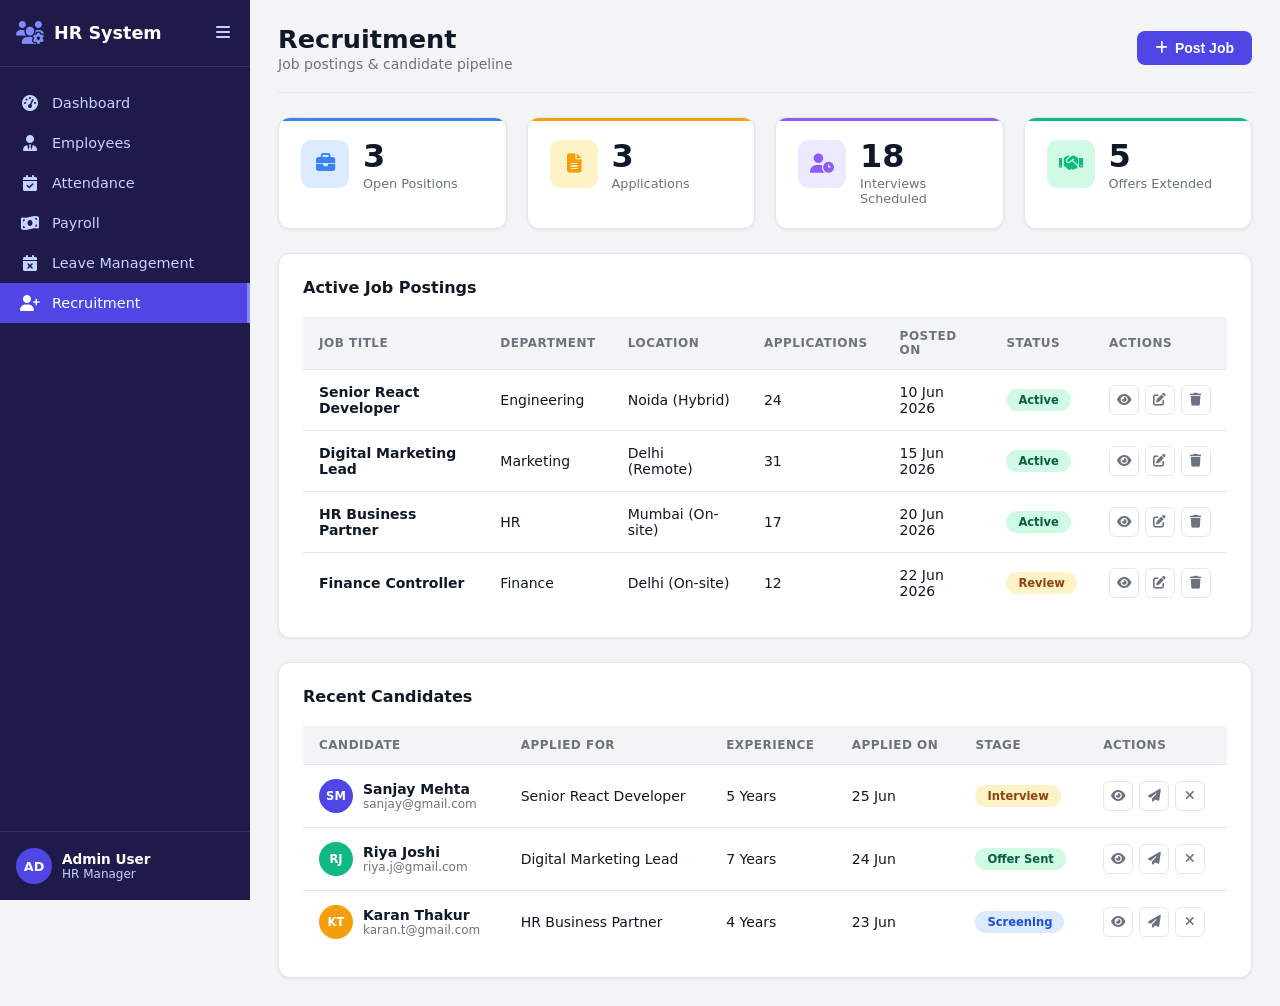
<file: pages/recruitment.html>
<!DOCTYPE html>
<html lang="en">
<head>
  <meta charset="UTF-8">
  <meta name="viewport" content="width=device-width, initial-scale=1.0">
  <title>Recruitment – HR System</title>
  <link rel="stylesheet" href="../css/style.css">
  <link rel="stylesheet" href="https://cdnjs.cloudflare.com/ajax/libs/font-awesome/6.4.0/css/all.min.css">
</head>
<body>
  <div class="sidebar" id="sidebar">
    <div class="sidebar-header">
      <div class="logo"><i class="fas fa-users-cog"></i><span>HR System</span></div>
      <button class="toggle-btn" onclick="toggleSidebar()"><i class="fas fa-bars"></i></button>
    </div>
    <nav class="sidebar-nav">
      <a href="../index.html" class="nav-item"><i class="fas fa-tachometer-alt"></i><span>Dashboard</span></a>
      <a href="employees.html" class="nav-item"><i class="fas fa-user-tie"></i><span>Employees</span></a>
      <a href="attendance.html" class="nav-item"><i class="fas fa-calendar-check"></i><span>Attendance</span></a>
      <a href="payroll.html" class="nav-item"><i class="fas fa-money-bill-wave"></i><span>Payroll</span></a>
      <a href="leave.html" class="nav-item"><i class="fas fa-calendar-times"></i><span>Leave Management</span></a>
      <a href="recruitment.html" class="nav-item active"><i class="fas fa-user-plus"></i><span>Recruitment</span></a>
    </nav>
    <div class="sidebar-footer">
      <div class="user-info">
        <div class="avatar">AD</div>
        <div><div class="user-name">Admin User</div><div class="user-role">HR Manager</div></div>
      </div>
    </div>
  </div>

  <div class="main-content">
    <header class="topbar">
      <div class="page-title"><h1>Recruitment</h1><p>Job postings &amp; candidate pipeline</p></div>
      <div class="page-actions">
        <button class="btn btn-primary" onclick="openPostJobModal()"><i class="fas fa-plus"></i> Post Job</button>
      </div>
    </header>

    <section class="stats-grid">
      <div class="stat-card blue"><div class="stat-icon"><i class="fas fa-briefcase"></i></div><div class="stat-info"><div class="stat-number" id="statOpen">0</div><div class="stat-label">Open Positions</div></div></div>
      <div class="stat-card orange"><div class="stat-icon"><i class="fas fa-file-alt"></i></div><div class="stat-info"><div class="stat-number" id="statApps">0</div><div class="stat-label">Applications</div></div></div>
      <div class="stat-card purple"><div class="stat-icon"><i class="fas fa-user-clock"></i></div><div class="stat-info"><div class="stat-number" data-target="18">0</div><div class="stat-label">Interviews Scheduled</div></div></div>
      <div class="stat-card green"><div class="stat-icon"><i class="fas fa-handshake"></i></div><div class="stat-info"><div class="stat-number" data-target="5">0</div><div class="stat-label">Offers Extended</div></div></div>
    </section>

    <!-- Job Postings Table -->
    <div class="card">
      <div class="card-header"><h2>Active Job Postings</h2></div>
      <div class="table-container">
        <table>
          <thead>
            <tr><th>Job Title</th><th>Department</th><th>Location</th><th>Applications</th><th>Posted On</th><th>Status</th><th>Actions</th></tr>
          </thead>
          <tbody id="jobTableBody"></tbody>
        </table>
      </div>
    </div>

    <!-- Candidates Table -->
    <div class="card" style="margin-top:24px">
      <div class="card-header"><h2>Recent Candidates</h2></div>
      <div class="table-container">
        <table>
          <thead>
            <tr><th>Candidate</th><th>Applied For</th><th>Experience</th><th>Applied On</th><th>Stage</th><th>Actions</th></tr>
          </thead>
          <tbody id="candidateTableBody"></tbody>
        </table>
      </div>
    </div>
  </div>

  <!-- View Job Modal -->
  <div class="modal-overlay" id="viewJobModal">
    <div class="modal">
      <div class="modal-header">
        <h3>Job Details</h3>
        <button class="close-btn" onclick="closeModal('viewJobModal')"><i class="fas fa-times"></i></button>
      </div>
      <div id="viewJobContent"></div>
      <div class="modal-footer">
        <button class="btn btn-outline" onclick="closeModal('viewJobModal')">Close</button>
      </div>
    </div>
  </div>

  <!-- Post / Edit Job Modal -->
  <div class="modal-overlay" id="jobModal">
    <div class="modal">
      <div class="modal-header">
        <h3 id="jobModalTitle">Post New Job</h3>
        <button class="close-btn" onclick="closeModal('jobModal')"><i class="fas fa-times"></i></button>
      </div>
      <div class="form-group"><label>Job Title *</label><input class="form-control" id="jTitle" type="text" placeholder="e.g. Senior Software Engineer"></div>
      <div class="form-grid">
        <div class="form-group">
          <label>Department</label>
          <select class="form-control" id="jDept">
            <option>Engineering</option><option>Marketing</option><option>Sales</option><option>HR</option><option>Finance</option><option>Operations</option>
          </select>
        </div>
        <div class="form-group">
          <label>Job Type</label>
          <select class="form-control" id="jType">
            <option>Full-time</option><option>Part-time</option><option>Contract</option><option>Internship</option>
          </select>
        </div>
      </div>
      <div class="form-grid">
        <div class="form-group"><label>Location</label><input class="form-control" id="jLocation" type="text" placeholder="City / Remote"></div>
        <div class="form-group"><label>Salary Range (₹)</label><input class="form-control" id="jSalary" type="text" placeholder="e.g. 8L – 15L per annum"></div>
      </div>
      <div class="form-group"><label>Job Description</label><textarea class="form-control" id="jDesc" rows="3" placeholder="Describe the role..."></textarea></div>
      <div class="form-group">
        <label>Status</label>
        <select class="form-control" id="jStatus"><option value="active">Active</option><option value="pending">Review</option><option value="inactive">Closed</option></select>
      </div>
      <div class="modal-footer">
        <button class="btn btn-outline" onclick="closeModal('jobModal')">Cancel</button>
        <button class="btn btn-primary" id="jobSaveBtn" onclick="saveJob()"><i class="fas fa-bullhorn"></i> Post Job</button>
      </div>
    </div>
  </div>

  <!-- Delete Job Modal -->
  <div class="modal-overlay" id="deleteJobModal">
    <div class="modal" style="max-width:400px">
      <div class="modal-header">
        <h3>Job Hatao</h3>
        <button class="close-btn" onclick="closeModal('deleteJobModal')"><i class="fas fa-times"></i></button>
      </div>
      <p style="color:var(--text-muted);margin-bottom:8px">Kya aap sure hain? Ye job posting delete ho jayegi.</p>
      <p id="deleteJobName" style="font-weight:700"></p>
      <div class="modal-footer">
        <button class="btn btn-outline" onclick="closeModal('deleteJobModal')">Cancel</button>
        <button class="btn btn-danger" onclick="confirmDeleteJob()"><i class="fas fa-trash"></i> Delete</button>
      </div>
    </div>
  </div>

  <!-- View Candidate Modal -->
  <div class="modal-overlay" id="viewCandModal">
    <div class="modal">
      <div class="modal-header">
        <h3>Candidate Details</h3>
        <button class="close-btn" onclick="closeModal('viewCandModal')"><i class="fas fa-times"></i></button>
      </div>
      <div id="viewCandContent"></div>
      <div class="modal-footer">
        <button class="btn btn-outline" onclick="closeModal('viewCandModal')">Close</button>
        <button class="btn btn-primary" onclick="showToast('Offer letter sent! ✓'); closeModal('viewCandModal')"><i class="fas fa-paper-plane"></i> Send Offer</button>
      </div>
    </div>
  </div>

  <!-- Reject Candidate Modal -->
  <div class="modal-overlay" id="rejectCandModal">
    <div class="modal" style="max-width:400px">
      <div class="modal-header">
        <h3>Candidate Reject Karo</h3>
        <button class="close-btn" onclick="closeModal('rejectCandModal')"><i class="fas fa-times"></i></button>
      </div>
      <p style="color:var(--text-muted);margin-bottom:8px">Is candidate ko reject karna chahte ho?</p>
      <p id="rejectCandName" style="font-weight:700"></p>
      <div class="modal-footer">
        <button class="btn btn-outline" onclick="closeModal('rejectCandModal')">Cancel</button>
        <button class="btn btn-danger" onclick="confirmReject()"><i class="fas fa-times"></i> Reject</button>
      </div>
    </div>
  </div>

  <script src="../js/main.js"></script>
  <script>
    // ===== DATA =====
    let jobs = [
      { id:1, title:'Senior React Developer', dept:'Engineering', type:'Full-time', location:'Noida (Hybrid)', salary:'15L–25L', desc:'Looking for experienced React developer.', apps:24, postedOn:'10 Jun 2026', status:'active' },
      { id:2, title:'Digital Marketing Lead', dept:'Marketing', type:'Full-time', location:'Delhi (Remote)', salary:'10L–18L', desc:'Lead our digital marketing team.', apps:31, postedOn:'15 Jun 2026', status:'active' },
      { id:3, title:'HR Business Partner', dept:'HR', type:'Full-time', location:'Mumbai (On-site)', salary:'8L–14L', desc:'Strategic HR partner role.', apps:17, postedOn:'20 Jun 2026', status:'active' },
      { id:4, title:'Finance Controller', dept:'Finance', type:'Full-time', location:'Delhi (On-site)', salary:'20L–30L', desc:'Oversee financial operations.', apps:12, postedOn:'22 Jun 2026', status:'pending' },
    ];

    let candidates = [
      { id:1, name:'Sanjay Mehta', initials:'SM', color:'#4f46e5', email:'sanjay@gmail.com', appliedFor:'Senior React Developer', exp:'5 Years', appliedOn:'25 Jun', stage:'pending', stageLabel:'Interview' },
      { id:2, name:'Riya Joshi', initials:'RJ', color:'#10b981', email:'riya.j@gmail.com', appliedFor:'Digital Marketing Lead', exp:'7 Years', appliedOn:'24 Jun', stage:'approved', stageLabel:'Offer Sent' },
      { id:3, name:'Karan Thakur', initials:'KT', color:'#f59e0b', email:'karan.t@gmail.com', appliedFor:'HR Business Partner', exp:'4 Years', appliedOn:'23 Jun', stage:'screening', stageLabel:'Screening' },
    ];

    let editingJobId = null;
    let deletingJobId = null;
    let rejectingCandId = null;

    // ===== STATS =====
    function updateStats() {
      document.getElementById('statOpen').textContent = jobs.filter(j => j.status === 'active').length;
      document.getElementById('statApps').textContent = candidates.length;
    }

    // ===== JOB TABLE =====
    function renderJobs() {
      const tbody = document.getElementById('jobTableBody');
      tbody.innerHTML = jobs.map(j => `
        <tr>
          <td><strong>${j.title}</strong></td>
          <td>${j.dept}</td>
          <td>${j.location}</td>
          <td>${j.apps}</td>
          <td>${j.postedOn}</td>
          <td><span class="badge-status ${j.status}">${j.status === 'active' ? 'Active' : j.status === 'pending' ? 'Review' : 'Closed'}</span></td>
          <td><div class="action-btns">
            <button class="icon-btn" title="View" onclick="viewJob(${j.id})"><i class="fas fa-eye"></i></button>
            <button class="icon-btn" title="Edit" onclick="editJob(${j.id})"><i class="fas fa-edit"></i></button>
            <button class="icon-btn danger" title="Delete" onclick="deleteJob(${j.id})"><i class="fas fa-trash"></i></button>
          </div></td>
        </tr>`).join('');
      updateStats();
    }

    // ===== CANDIDATE TABLE =====
    function renderCandidates() {
      const tbody = document.getElementById('candidateTableBody');
      tbody.innerHTML = candidates.map(c => `
        <tr>
          <td><div class="emp-cell">
            <div class="emp-avatar" style="background:${c.color}">${c.initials}</div>
            <div><div class="emp-name">${c.name}</div><div class="emp-id">${c.email}</div></div>
          </div></td>
          <td>${c.appliedFor}</td>
          <td>${c.exp}</td>
          <td>${c.appliedOn}</td>
          <td><span class="badge-status ${c.stage === 'screening' ? '' : c.stage}" style="${c.stage==='screening'?'background:#dbeafe;color:#1d4ed8':''}">${c.stageLabel}</span></td>
          <td><div class="action-btns">
            <button class="icon-btn" title="View" onclick="viewCandidate(${c.id})"><i class="fas fa-eye"></i></button>
            <button class="icon-btn" title="Send Offer" onclick="showToast('Offer letter sent to ${c.name}! ✓')"><i class="fas fa-paper-plane"></i></button>
            <button class="icon-btn danger" title="Reject" onclick="rejectCandidate(${c.id})"><i class="fas fa-times"></i></button>
          </div></td>
        </tr>`).join('');
    }

    // ===== VIEW JOB =====
    function viewJob(id) {
      const j = jobs.find(x => x.id === id);
      document.getElementById('viewJobContent').innerHTML = `
        <div style="background:var(--bg);padding:16px;border-radius:10px;margin-bottom:16px">
          <h2 style="font-size:1.1rem;margin-bottom:4px">${j.title}</h2>
          <span class="badge-status ${j.status}">${j.status === 'active' ? 'Active' : 'Review'}</span>
        </div>
        <div style="display:grid;grid-template-columns:1fr 1fr;gap:12px;margin-bottom:16px">
          ${dBox('Department', j.dept)}
          ${dBox('Job Type', j.type)}
          ${dBox('Location', j.location)}
          ${dBox('Salary Range', '₹' + j.salary)}
          ${dBox('Applications', j.apps)}
          ${dBox('Posted On', j.postedOn)}
        </div>
        <div style="background:var(--bg);padding:14px;border-radius:8px">
          <div style="font-size:0.72rem;color:var(--text-muted);font-weight:600;text-transform:uppercase;margin-bottom:6px">Job Description</div>
          <p style="font-size:0.875rem">${j.desc}</p>
        </div>`;
      openModal('viewJobModal');
    }

    function dBox(label, val) {
      return `<div style="background:var(--bg);padding:12px;border-radius:8px">
        <div style="font-size:0.72rem;color:var(--text-muted);font-weight:600;text-transform:uppercase;margin-bottom:4px">${label}</div>
        <div style="font-weight:600">${val}</div></div>`;
    }

    // ===== POST JOB =====
    function openPostJobModal() {
      editingJobId = null;
      document.getElementById('jobModalTitle').textContent = 'Post New Job';
      document.getElementById('jobSaveBtn').innerHTML = '<i class="fas fa-bullhorn"></i> Post Job';
      ['jTitle','jLocation','jSalary','jDesc'].forEach(id => document.getElementById(id).value = '');
      document.getElementById('jStatus').value = 'active';
      openModal('jobModal');
    }

    // ===== EDIT JOB =====
    function editJob(id) {
      const j = jobs.find(x => x.id === id);
      editingJobId = id;
      document.getElementById('jobModalTitle').textContent = 'Edit Job Posting';
      document.getElementById('jobSaveBtn').innerHTML = '<i class="fas fa-check"></i> Save Changes';
      document.getElementById('jTitle').value = j.title;
      document.getElementById('jDept').value = j.dept;
      document.getElementById('jType').value = j.type;
      document.getElementById('jLocation').value = j.location;
      document.getElementById('jSalary').value = j.salary;
      document.getElementById('jDesc').value = j.desc;
      document.getElementById('jStatus').value = j.status;
      openModal('jobModal');
    }

    // ===== SAVE JOB =====
    function saveJob() {
      const title = document.getElementById('jTitle').value.trim();
      if (!title) { showToast('Job title required!', 'error'); return; }
      const data = {
        title,
        dept: document.getElementById('jDept').value,
        type: document.getElementById('jType').value,
        location: document.getElementById('jLocation').value.trim(),
        salary: document.getElementById('jSalary').value.trim(),
        desc: document.getElementById('jDesc').value.trim(),
        status: document.getElementById('jStatus').value,
      };
      if (editingJobId) {
        const idx = jobs.findIndex(x => x.id === editingJobId);
        jobs[idx] = { ...jobs[idx], ...data };
        showToast('Job updated successfully! ✓');
      } else {
        jobs.push({ id: jobs.length+1, apps:0, postedOn: new Date().toLocaleDateString('en-IN',{day:'2-digit',month:'short',year:'numeric'}), ...data });
        showToast('Job posted successfully! ✓');
      }
      renderJobs();
      closeModal('jobModal');
    }

    // ===== DELETE JOB =====
    function deleteJob(id) {
      const j = jobs.find(x => x.id === id);
      deletingJobId = id;
      document.getElementById('deleteJobName').textContent = j.title;
      openModal('deleteJobModal');
    }
    function confirmDeleteJob() {
      jobs = jobs.filter(x => x.id !== deletingJobId);
      renderJobs();
      closeModal('deleteJobModal');
      showToast('Job posting deleted.', 'error');
    }

    // ===== VIEW CANDIDATE =====
    function viewCandidate(id) {
      const c = candidates.find(x => x.id === id);
      document.getElementById('viewCandContent').innerHTML = `
        <div style="display:flex;align-items:center;gap:16px;margin-bottom:20px;padding:16px;background:var(--bg);border-radius:10px">
          <div class="emp-avatar" style="background:${c.color};width:56px;height:56px;font-size:1.2rem">${c.initials}</div>
          <div>
            <div style="font-size:1.1rem;font-weight:800">${c.name}</div>
            <div style="color:var(--text-muted);font-size:0.85rem">${c.email}</div>
          </div>
          <span class="badge-status ${c.stage}" style="margin-left:auto;${c.stage==='screening'?'background:#dbeafe;color:#1d4ed8':''}">${c.stageLabel}</span>
        </div>
        <div style="display:grid;grid-template-columns:1fr 1fr;gap:12px">
          ${dBox('Applied For', c.appliedFor)}
          ${dBox('Experience', c.exp)}
          ${dBox('Applied On', c.appliedOn)}
          ${dBox('Current Stage', c.stageLabel)}
        </div>`;
      openModal('viewCandModal');
    }

    // ===== REJECT CANDIDATE =====
    function rejectCandidate(id) {
      const c = candidates.find(x => x.id === id);
      rejectingCandId = id;
      document.getElementById('rejectCandName').textContent = c.name;
      openModal('rejectCandModal');
    }
    function confirmReject() {
      candidates = candidates.filter(x => x.id !== rejectingCandId);
      renderCandidates();
      closeModal('rejectCandModal');
      showToast('Candidate rejected.', 'error');
    }

    // Init
    renderJobs();
    renderCandidates();
  </script>
</body>
</html>
</file>
<file: css/style.css>
/* ===== RESET & BASE ===== */
*, *::before, *::after { box-sizing: border-box; margin: 0; padding: 0; }

:root {
  --primary: #4f46e5;
  --primary-light: #eef2ff;
  --sidebar-bg: #1e1b4b;
  --sidebar-text: #c7d2fe;
  --sidebar-active: #4f46e5;
  --bg: #f3f4f6;
  --card-bg: #ffffff;
  --text-main: #111827;
  --text-muted: #6b7280;
  --border: #e5e7eb;
  --green: #10b981;
  --orange: #f59e0b;
  --red: #ef4444;
  --purple: #8b5cf6;
  --blue: #3b82f6;
  --cyan: #06b6d4;
  --sidebar-w: 250px;
  --transition: 0.25s ease;
}

body {
  font-family: 'Segoe UI', system-ui, -apple-system, sans-serif;
  background: var(--bg);
  color: var(--text-main);
  display: flex;
  min-height: 100vh;
}

/* ===== SIDEBAR ===== */
.sidebar {
  width: var(--sidebar-w);
  background: var(--sidebar-bg);
  display: flex;
  flex-direction: column;
  position: fixed;
  top: 0; left: 0; bottom: 0;
  transition: width var(--transition);
  z-index: 100;
}
.sidebar.collapsed { width: 68px; }
.sidebar.collapsed .nav-item span,
.sidebar.collapsed .sidebar-header span,
.sidebar.collapsed .user-info div { display: none; }
.sidebar.collapsed .logo { justify-content: center; }

.sidebar-header {
  padding: 20px 16px;
  display: flex;
  align-items: center;
  justify-content: space-between;
  border-bottom: 1px solid rgba(255,255,255,0.1);
}
.logo {
  display: flex;
  align-items: center;
  gap: 10px;
  color: #fff;
  font-size: 1.1rem;
  font-weight: 700;
}
.logo i { font-size: 1.4rem; color: #818cf8; }
.toggle-btn {
  background: none; border: none;
  color: var(--sidebar-text);
  cursor: pointer; font-size: 1rem;
  padding: 4px;
}

.sidebar-nav {
  flex: 1;
  padding: 16px 0;
  overflow-y: auto;
}
.nav-item {
  display: flex;
  align-items: center;
  gap: 12px;
  padding: 12px 20px;
  color: var(--sidebar-text);
  text-decoration: none;
  font-size: 0.9rem;
  font-weight: 500;
  transition: background var(--transition), color var(--transition);
  border-radius: 0;
}
.nav-item:hover {
  background: rgba(255,255,255,0.08);
  color: #fff;
}
.nav-item.active {
  background: var(--sidebar-active);
  color: #fff;
  border-right: 3px solid #818cf8;
}
.nav-item i { width: 20px; text-align: center; font-size: 1rem; }

.sidebar-footer {
  padding: 16px;
  border-top: 1px solid rgba(255,255,255,0.1);
}
.user-info {
  display: flex;
  align-items: center;
  gap: 10px;
}
.avatar {
  width: 36px; height: 36px;
  border-radius: 50%;
  background: var(--primary);
  color: #fff;
  display: flex; align-items: center; justify-content: center;
  font-weight: 700; font-size: 0.8rem;
  flex-shrink: 0;
}
.user-name { color: #fff; font-size: 0.85rem; font-weight: 600; }
.user-role { color: var(--sidebar-text); font-size: 0.75rem; }

/* ===== MAIN CONTENT ===== */
.main-content {
  margin-left: var(--sidebar-w);
  flex: 1;
  padding: 0 28px 28px;
  transition: margin-left var(--transition);
  min-height: 100vh;
}
.sidebar.collapsed ~ .main-content { margin-left: 68px; }

/* ===== TOPBAR ===== */
.topbar {
  display: flex;
  align-items: center;
  justify-content: space-between;
  padding: 24px 0 20px;
  border-bottom: 1px solid var(--border);
  margin-bottom: 24px;
}
.topbar h1 { font-size: 1.6rem; font-weight: 700; color: var(--text-main); }
.topbar p { font-size: 0.875rem; color: var(--text-muted); margin-top: 2px; }
.topbar-right {
  display: flex;
  align-items: center;
  gap: 20px;
}
.date-display {
  font-size: 0.85rem;
  color: var(--text-muted);
  background: var(--card-bg);
  padding: 8px 14px;
  border-radius: 8px;
  border: 1px solid var(--border);
}
.notification-bell {
  position: relative;
  cursor: pointer;
  font-size: 1.2rem;
  color: var(--text-muted);
}
.notification-bell .badge {
  position: absolute;
  top: -6px; right: -8px;
  background: var(--red);
  color: #fff;
  font-size: 0.65rem;
  width: 18px; height: 18px;
  border-radius: 50%;
  display: flex; align-items: center; justify-content: center;
}

/* ===== CARDS ===== */
.card {
  background: var(--card-bg);
  border-radius: 12px;
  padding: 24px;
  box-shadow: 0 1px 3px rgba(0,0,0,0.07);
  border: 1px solid var(--border);
}
.card-header {
  display: flex;
  align-items: center;
  justify-content: space-between;
  margin-bottom: 20px;
}
.card-header h2 {
  font-size: 1rem;
  font-weight: 700;
  color: var(--text-main);
}

/* ===== STATS GRID ===== */
.stats-grid {
  display: grid;
  grid-template-columns: repeat(4, 1fr);
  gap: 20px;
  margin-bottom: 24px;
}
.stat-card {
  background: var(--card-bg);
  border-radius: 12px;
  padding: 22px;
  box-shadow: 0 1px 3px rgba(0,0,0,0.07);
  border: 1px solid var(--border);
  display: flex;
  align-items: flex-start;
  gap: 14px;
  position: relative;
  overflow: hidden;
}
.stat-card::before {
  content: '';
  position: absolute;
  top: 0; left: 0; right: 0;
  height: 3px;
}
.stat-card.blue::before { background: var(--blue); }
.stat-card.green::before { background: var(--green); }
.stat-card.orange::before { background: var(--orange); }
.stat-card.purple::before { background: var(--purple); }

.stat-icon {
  width: 48px; height: 48px;
  border-radius: 10px;
  display: flex; align-items: center; justify-content: center;
  font-size: 1.2rem;
  flex-shrink: 0;
}
.stat-card.blue .stat-icon { background: #dbeafe; color: var(--blue); }
.stat-card.green .stat-icon { background: #d1fae5; color: var(--green); }
.stat-card.orange .stat-icon { background: #fef3c7; color: var(--orange); }
.stat-card.purple .stat-icon { background: #ede9fe; color: var(--purple); }

.stat-info { flex: 1; }
.stat-number {
  font-size: 2rem;
  font-weight: 800;
  color: var(--text-main);
  line-height: 1;
}
.stat-label { font-size: 0.8rem; color: var(--text-muted); margin-top: 4px; }
.stat-trend {
  font-size: 0.75rem;
  font-weight: 600;
  padding: 3px 8px;
  border-radius: 20px;
  position: absolute;
  top: 16px; right: 16px;
}
.stat-trend.up { background: #d1fae5; color: var(--green); }
.stat-trend.down { background: #fee2e2; color: var(--red); }

/* ===== DASHBOARD ROW ===== */
.dashboard-row {
  display: grid;
  grid-template-columns: 1fr 1fr;
  gap: 20px;
  margin-bottom: 24px;
}

/* ===== DEPT BARS ===== */
.dept-bars { display: flex; flex-direction: column; gap: 14px; }
.dept-bar-item {
  display: flex;
  align-items: center;
  gap: 12px;
}
.dept-name { width: 90px; font-size: 0.8rem; color: var(--text-muted); }
.bar-track {
  flex: 1;
  height: 8px;
  background: var(--bg);
  border-radius: 4px;
  overflow: hidden;
}
.bar-fill {
  height: 100%;
  border-radius: 4px;
  transition: width 1.2s ease;
}
.dept-count { width: 30px; font-size: 0.8rem; font-weight: 700; text-align: right; }

/* ===== ACTIVITY LIST ===== */
.activity-list { list-style: none; display: flex; flex-direction: column; gap: 16px; }
.activity-item { display: flex; align-items: flex-start; gap: 12px; }
.activity-icon {
  width: 36px; height: 36px;
  border-radius: 50%;
  display: flex; align-items: center; justify-content: center;
  font-size: 0.85rem;
  flex-shrink: 0;
}
.activity-icon.green { background: #d1fae5; color: var(--green); }
.activity-icon.orange { background: #fef3c7; color: var(--orange); }
.activity-icon.blue { background: #dbeafe; color: var(--blue); }
.activity-icon.purple { background: #ede9fe; color: var(--purple); }
.activity-icon.red { background: #fee2e2; color: var(--red); }
.activity-detail { font-size: 0.85rem; color: var(--text-main); }
.activity-time { font-size: 0.75rem; color: var(--text-muted); margin-top: 2px; }

/* ===== EVENTS ===== */
.events-grid {
  display: grid;
  grid-template-columns: repeat(3, 1fr);
  gap: 16px;
}
.event-item {
  display: flex;
  align-items: center;
  gap: 14px;
  padding: 14px;
  border: 1px solid var(--border);
  border-radius: 10px;
  background: var(--bg);
}
.event-date {
  display: flex;
  flex-direction: column;
  align-items: center;
  background: var(--primary);
  color: #fff;
  border-radius: 8px;
  padding: 8px 12px;
  min-width: 48px;
}
.event-day { font-size: 1.3rem; font-weight: 800; line-height: 1; }
.event-month { font-size: 0.65rem; font-weight: 600; text-transform: uppercase; }
.event-info h4 { font-size: 0.85rem; font-weight: 700; }
.event-info p { font-size: 0.75rem; color: var(--text-muted); margin-top: 3px; }
.event-tag {
  margin-left: auto;
  font-size: 0.7rem;
  font-weight: 700;
  padding: 4px 10px;
  border-radius: 20px;
  white-space: nowrap;
}
.event-tag.blue { background: #dbeafe; color: var(--blue); }
.event-tag.orange { background: #fef3c7; color: var(--orange); }
.event-tag.green { background: #d1fae5; color: var(--green); }

/* ===== TABLE STYLES ===== */
.table-container { overflow-x: auto; }
table { width: 100%; border-collapse: collapse; font-size: 0.875rem; }
th {
  background: var(--bg);
  padding: 12px 16px;
  text-align: left;
  font-size: 0.75rem;
  font-weight: 700;
  color: var(--text-muted);
  text-transform: uppercase;
  letter-spacing: 0.5px;
  border-bottom: 1px solid var(--border);
}
td {
  padding: 14px 16px;
  border-bottom: 1px solid var(--border);
  color: var(--text-main);
  vertical-align: middle;
}
tr:last-child td { border-bottom: none; }
tr:hover td { background: var(--primary-light); }

/* ===== BADGES ===== */
.badge-status {
  padding: 4px 12px;
  border-radius: 20px;
  font-size: 0.72rem;
  font-weight: 700;
  display: inline-block;
}
.badge-status.active { background: #d1fae5; color: #065f46; }
.badge-status.inactive { background: #fee2e2; color: #991b1b; }
.badge-status.present { background: #d1fae5; color: #065f46; }
.badge-status.absent { background: #fee2e2; color: #991b1b; }
.badge-status.late { background: #fef3c7; color: #92400e; }
.badge-status.leave { background: #ede9fe; color: #5b21b6; }
.badge-status.approved { background: #d1fae5; color: #065f46; }
.badge-status.pending { background: #fef3c7; color: #92400e; }
.badge-status.rejected { background: #fee2e2; color: #991b1b; }

/* ===== BUTTONS ===== */
.btn {
  padding: 9px 18px;
  border-radius: 8px;
  border: none;
  cursor: pointer;
  font-size: 0.875rem;
  font-weight: 600;
  display: inline-flex;
  align-items: center;
  gap: 7px;
  transition: opacity 0.2s;
}
.btn:hover { opacity: 0.88; }
.btn-primary { background: var(--primary); color: #fff; }
.btn-success { background: var(--green); color: #fff; }
.btn-danger { background: var(--red); color: #fff; }
.btn-outline {
  background: transparent;
  border: 1px solid var(--border);
  color: var(--text-main);
}
.btn-sm { padding: 5px 12px; font-size: 0.8rem; }

/* ===== FORMS ===== */
.form-group { margin-bottom: 16px; }
.form-group label {
  display: block;
  font-size: 0.82rem;
  font-weight: 600;
  color: var(--text-main);
  margin-bottom: 6px;
}
.form-control {
  width: 100%;
  padding: 10px 12px;
  border: 1px solid var(--border);
  border-radius: 8px;
  font-size: 0.875rem;
  color: var(--text-main);
  background: #fff;
  transition: border-color 0.2s;
  outline: none;
}
.form-control:focus { border-color: var(--primary); }
.form-grid { display: grid; grid-template-columns: 1fr 1fr; gap: 16px; }

/* ===== SEARCH ===== */
.search-bar {
  display: flex;
  align-items: center;
  background: var(--card-bg);
  border: 1px solid var(--border);
  border-radius: 8px;
  padding: 8px 14px;
  gap: 8px;
  max-width: 280px;
}
.search-bar i { color: var(--text-muted); }
.search-bar input {
  border: none;
  outline: none;
  font-size: 0.875rem;
  color: var(--text-main);
  width: 100%;
  background: transparent;
}

/* ===== PAGE HEADER ===== */
.page-actions {
  display: flex;
  align-items: center;
  gap: 12px;
}

/* ===== AVATAR IN TABLE ===== */
.emp-cell {
  display: flex;
  align-items: center;
  gap: 10px;
}
.emp-avatar {
  width: 34px; height: 34px;
  border-radius: 50%;
  display: flex; align-items: center; justify-content: center;
  font-weight: 700; font-size: 0.72rem;
  color: #fff;
  flex-shrink: 0;
}
.emp-name { font-weight: 600; }
.emp-id { font-size: 0.75rem; color: var(--text-muted); }

/* ===== ACTION ICONS ===== */
.action-btns { display: flex; gap: 6px; }
.icon-btn {
  width: 30px; height: 30px;
  border-radius: 6px;
  border: 1px solid var(--border);
  background: #fff;
  cursor: pointer;
  display: flex; align-items: center; justify-content: center;
  font-size: 0.8rem;
  color: var(--text-muted);
  transition: all 0.2s;
}
.icon-btn:hover { background: var(--primary); color: #fff; border-color: var(--primary); }
.icon-btn.danger:hover { background: var(--red); border-color: var(--red); }

/* ===== MODAL ===== */
.modal-overlay {
  display: none;
  position: fixed;
  inset: 0;
  background: rgba(0,0,0,0.4);
  z-index: 200;
  align-items: center;
  justify-content: center;
}
.modal-overlay.open { display: flex; }
.modal {
  background: #fff;
  border-radius: 14px;
  padding: 28px;
  width: 520px;
  max-width: 95vw;
  max-height: 90vh;
  overflow-y: auto;
  box-shadow: 0 20px 60px rgba(0,0,0,0.2);
}
.modal-header {
  display: flex;
  align-items: center;
  justify-content: space-between;
  margin-bottom: 22px;
}
.modal-header h3 { font-size: 1.1rem; font-weight: 700; }
.close-btn {
  background: none; border: none;
  font-size: 1.2rem;
  cursor: pointer;
  color: var(--text-muted);
}
.modal-footer {
  display: flex;
  gap: 10px;
  justify-content: flex-end;
  margin-top: 20px;
  padding-top: 16px;
  border-top: 1px solid var(--border);
}

/* ===== PAYROLL SUMMARY ===== */
.payroll-summary {
  display: grid;
  grid-template-columns: repeat(3, 1fr);
  gap: 16px;
  margin-bottom: 24px;
}
.pay-stat {
  background: linear-gradient(135deg, #4f46e5, #7c3aed);
  color: #fff;
  border-radius: 12px;
  padding: 20px;
}
.pay-stat.green-grad { background: linear-gradient(135deg, #059669, #10b981); }
.pay-stat.orange-grad { background: linear-gradient(135deg, #d97706, #f59e0b); }
.pay-stat-label { font-size: 0.8rem; opacity: 0.85; }
.pay-stat-value { font-size: 1.6rem; font-weight: 800; margin-top: 4px; }

/* ===== RESPONSIVE ===== */
@media (max-width: 900px) {
  .stats-grid { grid-template-columns: repeat(2, 1fr); }
  .dashboard-row { grid-template-columns: 1fr; }
  .events-grid { grid-template-columns: 1fr; }
  .payroll-summary { grid-template-columns: 1fr; }
  .form-grid { grid-template-columns: 1fr; }
}
@media (max-width: 600px) {
  .stats-grid { grid-template-columns: 1fr; }
  .sidebar { width: 68px; }
  .sidebar span { display: none; }
  .main-content { margin-left: 68px; padding: 0 14px 14px; }
}
</file>
